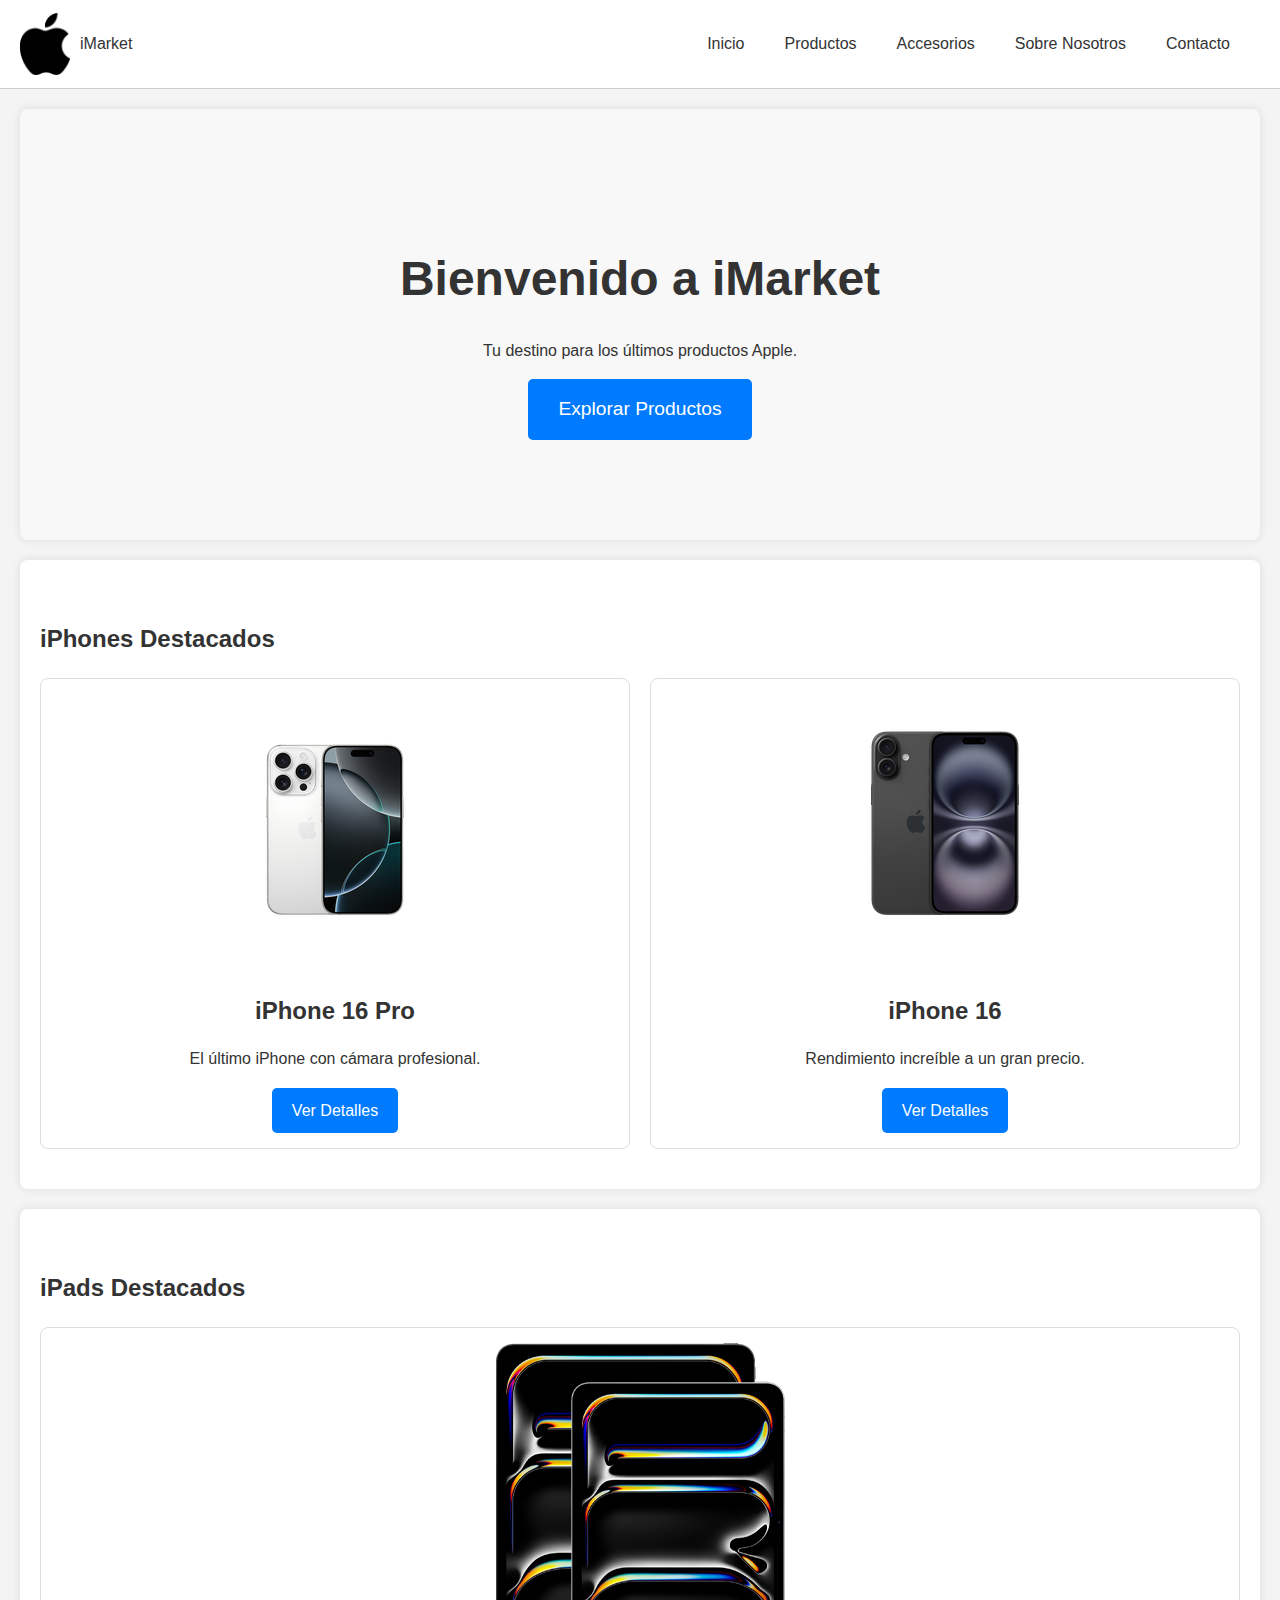
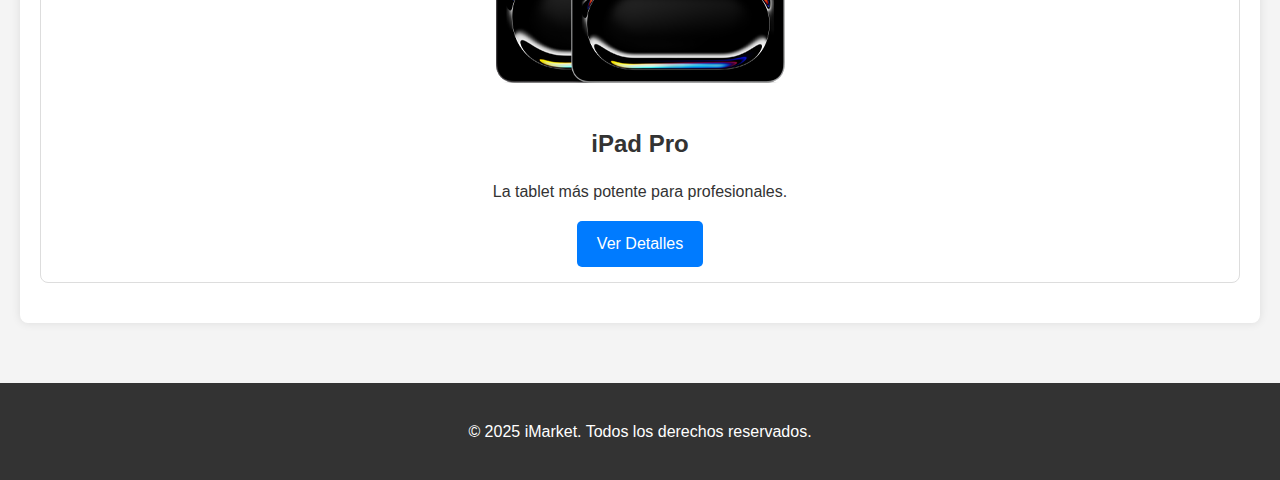
<file: index.html>
<!DOCTYPE html>
<html lang="es">

<head>
    <meta charset="UTF-8">
    <meta name="viewport" content="width=device-width, initial-scale=1.0">
    <title>iMarket</title>
    <link rel="stylesheet" href="./style/css/style.css">
</head>

<body>
    <!--Encabezado-->
    <header>
        <div class="header-container">
            <a href="#">
                <img width="50" src="./img/applelogo.png" alt="Apple logo">
                <span>iMarket</span>
            </a>

            <!--Menú de navegación-->
            <nav>
                <ul>
                    <li><a href="#">Inicio</a></li>
                    <li><a href="./pages/productos.html">Productos</a></li>
                    <li><a href="./pages/accesorios.html">Accesorios</a></li>
                    <li><a href="./pages/sobre-nosotros.html">Sobre Nosotros</a></li>
                    <li><a href="./pages/contacto.html">Contacto</a></li>
                </ul>
            </nav>
        </div>
    </header>

    <!--Contenido principal-->
    <main>
        <section id="hero">
            <h1>Bienvenido a iMarket</h1>
            <p class="tagline">Tu destino para los últimos productos Apple.</p>
            <a href="./pages/productos.html" class="button">Explorar Productos</a>
        </section>

        <section id="featured-iphones" class="featured-section">
            <h2>iPhones Destacados</h2>
            <div class="featured-grid">
                <div class="featured-card">
                    <img src="./img/iphone16pro.jpg" alt="iPhone 16 Pro">
                    <h3>iPhone 16 Pro</h3>
                    <p>El último iPhone con cámara profesional.</p>
                    <a href="./pages/productos.html#iphone16pro" class="button">Ver Detalles</a>
                </div>
                <div class="featured-card">
                    <img src="./img/iphone16.jpg" alt="iPhone 16">
                    <h3>iPhone 16</h3>
                    <p>Rendimiento increíble a un gran precio.</p>
                    <a href="./pages/productos.html#iphone16" class="button">Ver Detalles</a>
                </div>
            </div>
        </section>

        <section id="featured-ipads" class="featured-section">
            <h2>iPads Destacados</h2>
            <div class="featured-grid">
                <div class="featured-card">
                    <img src="./img/ipadpro.png" alt="iPad Pro">
                    <h3>iPad Pro</h3>
                    <p>La tablet más potente para profesionales.</p>
                    <a href="./pages/productos.html#ipadpro" class="button">Ver Detalles</a>
                </div>
            </div>
        </section>

    </main>

    <!--Pie de página-->
    <footer>
        <p>&copy; 2025 iMarket. Todos los derechos reservados.</p>
    </footer>
</body>

</html>
</file>
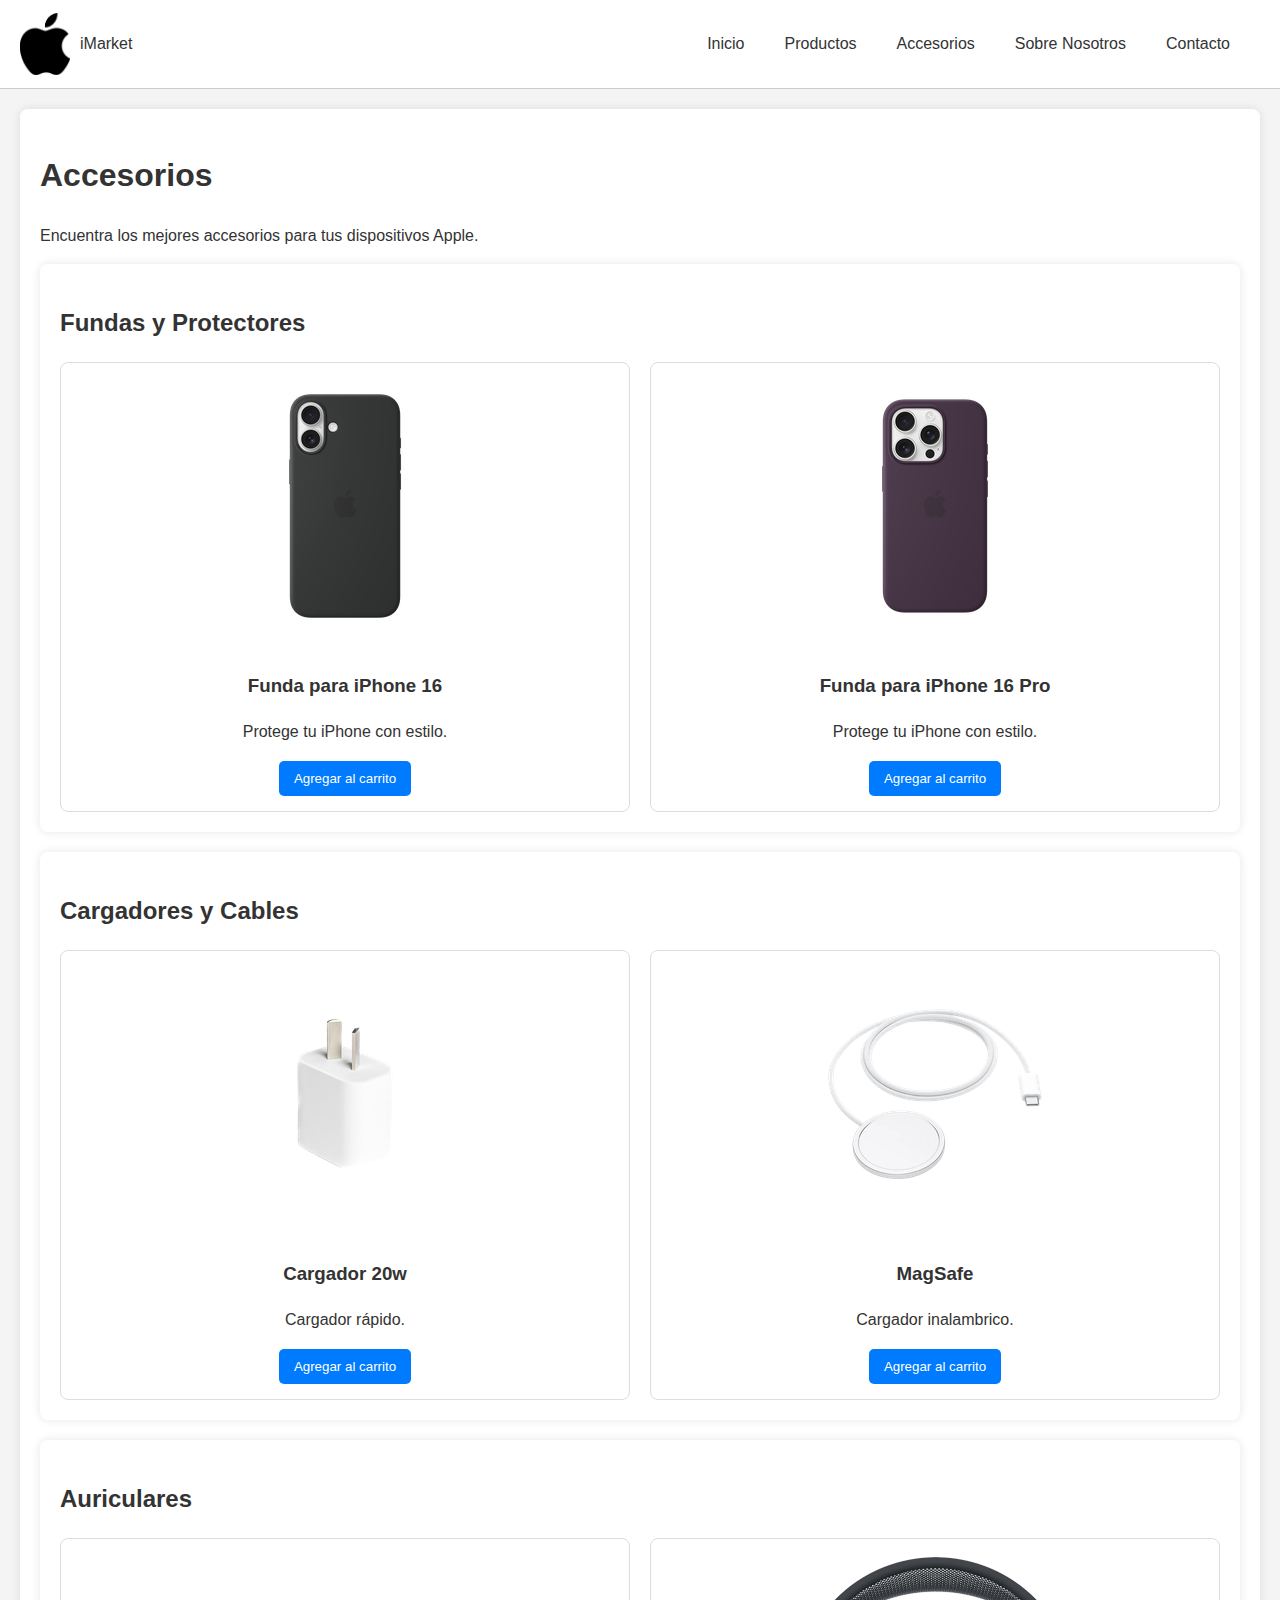
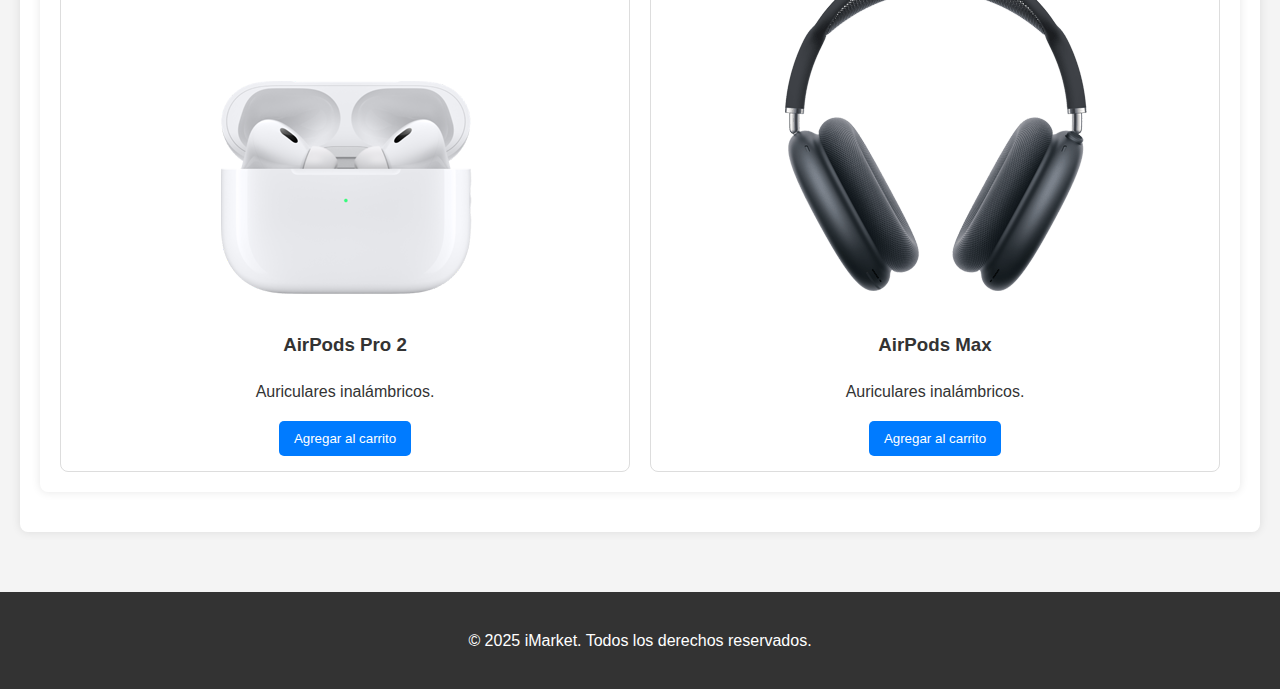
<file: pages/accesorios.html>
<!DOCTYPE html>
<html lang="es">

<head>
    <meta charset="UTF-8">
    <meta name="viewport" content="width=device-width, initial-scale=1.0">
    <title>Accesorios</title>
    <link rel="stylesheet" href="../style/css/style.css">
</head>

<body>
    <!--Encabezado-->
    <header>
        <div class="header-container">
            <a href="../index.html">
                <img width="50" src="../img/applelogo.png" alt="Apple logo">
                <span>iMarket</span>
            </a>
            
            <!--Menú de navegación-->
            <nav>
                <ul>
                    <li><a href="../index.html">Inicio</a></li>
                    <li><a href="./productos.html">Productos</a></li>
                    <li><a href="./accesorios.html">Accesorios</a></li>
                    <li><a href="./sobre-nosotros.html">Sobre Nosotros</a></li>
                    <li><a href="./contacto.html">Contacto</a></li>
                </ul>
            </nav>
        </div>
    </header>

    <!--Contenido principal-->
    <main>
        <section id="accesorios-page">
            <h1>Accesorios</h1>
            <p>Encuentra los mejores accesorios para tus dispositivos Apple.</p>

            <section id="cases" class="accessory-category">
                <h2>Fundas y Protectores</h2>
                <div class="product-grid">
                    <div class="product-card">
                        <img src="../img/funda-iphone16.png" alt="Funda para iPhone 16">
                        <h3>Funda para iPhone 16</h3>
                        <p>Protege tu iPhone con estilo.</p>
                        <button class="add-to-cart">Agregar al carrito</button>
                    </div>

                    <div class="product-card">
                        <img src="../img/funda-iphone16pro.png" alt="Funda para iPhone 16 Pro">
                        <h3>Funda para iPhone 16 Pro</h3>
                        <p>Protege tu iPhone con estilo.</p>
                        <button class="add-to-cart">Agregar al carrito</button>
                    </div>
                </div>
            </section>

            <section id="chargers" class="accessory-category">
                <h2>Cargadores y Cables</h2>
                <div class="product-grid">
                    <div class="product-card">
                        <img src="../img/cargador-20w.png" alt="Cargador">
                        <h3>Cargador 20w</h3>
                        <p>Cargador rápido.</p>
                        <button class="add-to-cart">Agregar al carrito</button>
                    </div>

                    <div class="product-card">
                        <img src="../img/magsafe.png" alt="Cargador">
                        <h3>MagSafe</h3>
                        <p>Cargador inalambrico.</p>
                        <button class="add-to-cart">Agregar al carrito</button>
                    </div>
                </div>
            </section>

            <section id="headphones" class="accessory-category">
                <h2>Auriculares</h2>
                <div class="product-grid">
                    <div class="product-card">
                        <img src="../img/airpodspro2.png" alt="AirPods">
                        <h3>AirPods Pro 2</h3>
                        <p>Auriculares inalámbricos.</p>
                        <button class="add-to-cart">Agregar al carrito</button>
                    </div>

                    <div class="product-card">
                        <img src="../img/airpodsmax.png" alt="AirPods Max">
                        <h3>AirPods Max</h3>
                        <p>Auriculares inalámbricos.</p>
                        <button class="add-to-cart">Agregar al carrito</button>
                    </div>
                </div>
            </section>

        </section>
    </main>

    <!--Pie de página-->
    <footer>
        <p>&copy; 2025 iMarket. Todos los derechos reservados.</p>
    </footer>
</body>

</html>
</file>
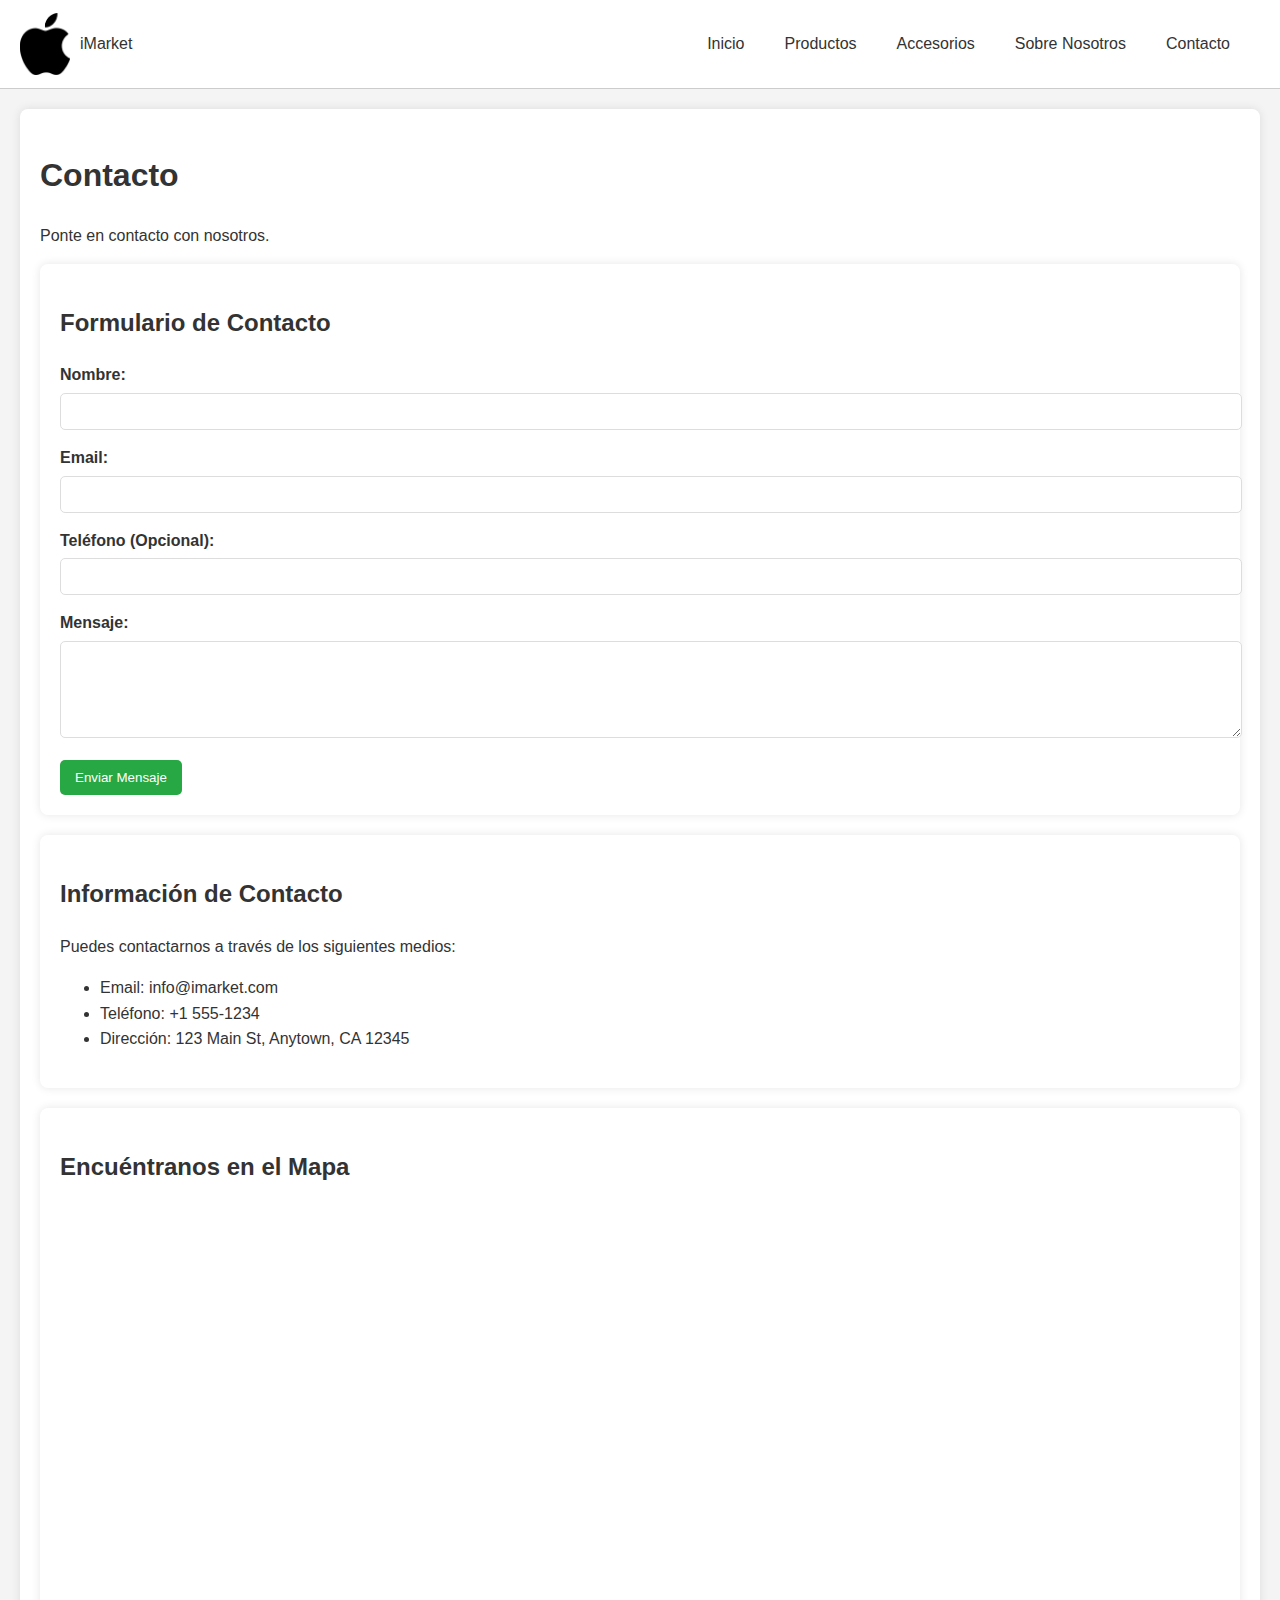
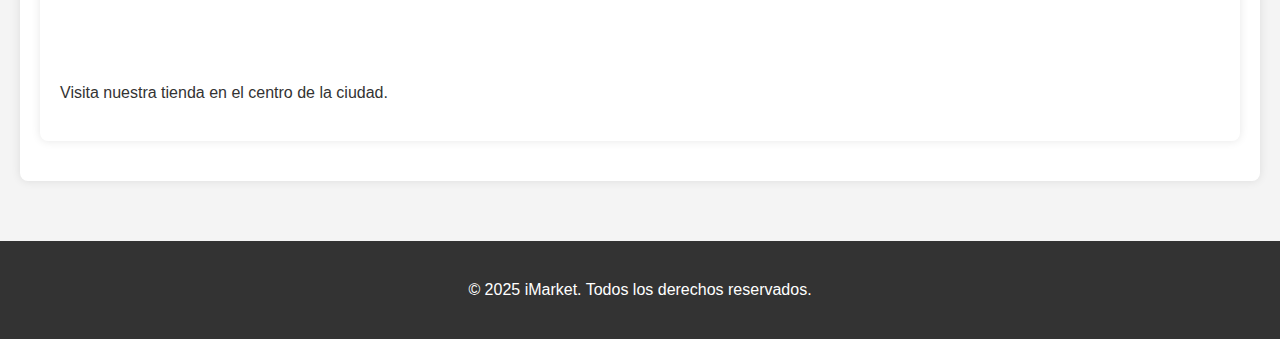
<file: pages/contacto.html>
<!DOCTYPE html>
<html lang="es">

<head>
    <meta charset="UTF-8">
    <meta name="viewport" content="width=device-width, initial-scale=1.0">
    <title>Contacto</title>
    <link rel="stylesheet" href="../style/css/style.css">
</head>

<body>
    <!--Encabezado-->
    <header>
        <div class="header-container">
            <a href="../index.html">
                <img width="50" src="../img/applelogo.png" alt="Apple logo">
                <span>iMarket</span>
            </a>

            <!--Menú de navegación-->
            <nav>
                <ul>
                    <li><a href="../index.html">Inicio</a></li>
                    <li><a href="./productos.html">Productos</a></li>
                    <li><a href="./accesorios.html">Accesorios</a></li>
                    <li><a href="./sobre-nosotros.html">Sobre Nosotros</a></li>
                    <li><a href="./contacto.html">Contacto</a></li>
                </ul>
            </nav>
        </div>
    </header>

    <!--Contenido principal-->
    <main>
        <section id="contacto-page">
            <h1>Contacto</h1>
            <p>Ponte en contacto con nosotros.</p>

            <section id="contact-form">
                <h2>Formulario de Contacto</h2>
                <form action="#" method="post">
                    <div class="form-group">
                        <label for="nombre">Nombre:</label>
                        <input type="text" id="nombre" name="nombre" required>
                    </div>
                    <div class="form-group">
                        <label for="email">Email:</label>
                        <input type="email" id="email" name="email" required>
                    </div>
                    <div class="form-group">
                        <label for="telefono">Teléfono (Opcional):</label>
                        <input type="tel" id="telefono" name="telefono">
                    </div>
                    <div class="form-group">
                        <label for="mensaje">Mensaje:</label>
                        <textarea id="mensaje" name="mensaje" rows="5" required></textarea>
                    </div>
                    <button type="submit">Enviar Mensaje</button>
                </form>
            </section>

            <section id="contact-info">
                <h2>Información de Contacto</h2>
                <p>Puedes contactarnos a través de los siguientes medios:</p>
                <ul>
                    <li>Email: info@imarket.com</li>
                    <li>Teléfono: +1 555-1234</li>
                    <li>Dirección: 123 Main St, Anytown, CA 12345</li>
                </ul>
            </section>

            <section id="contact-map">
                <h2>Encuéntranos en el Mapa</h2>
                <iframe
                    src="https://www.google.com/maps/embed?pb=!1m18!1m12!1m3!1d3282.7559763564886!2d-58.367336587626404!3d-34.635606459072!2m3!1f0!2f0!3f0!3m2!1i1024!2i768!4f13.1!3m3!1m2!1s0x95a334b6925e5473%3A0x1ca5b2748858b40d!2sEstadio%20Alberto%20J.%20Armando!5e0!3m2!1ses!2sar!4v1745348064986!5m2!1ses!2sar"
                    width="600" height="450" style="border:0;" allowfullscreen="" loading="lazy"
                    referrerpolicy="no-referrer-when-downgrade"></iframe>
                <p>Visita nuestra tienda en el centro de la ciudad.</p>
            </section>

        </section>
    </main>

    <!--Pie de página-->
    <footer>
        <p>&copy; 2025 iMarket. Todos los derechos reservados.</p>
    </footer>
</body>

</html>
</file>
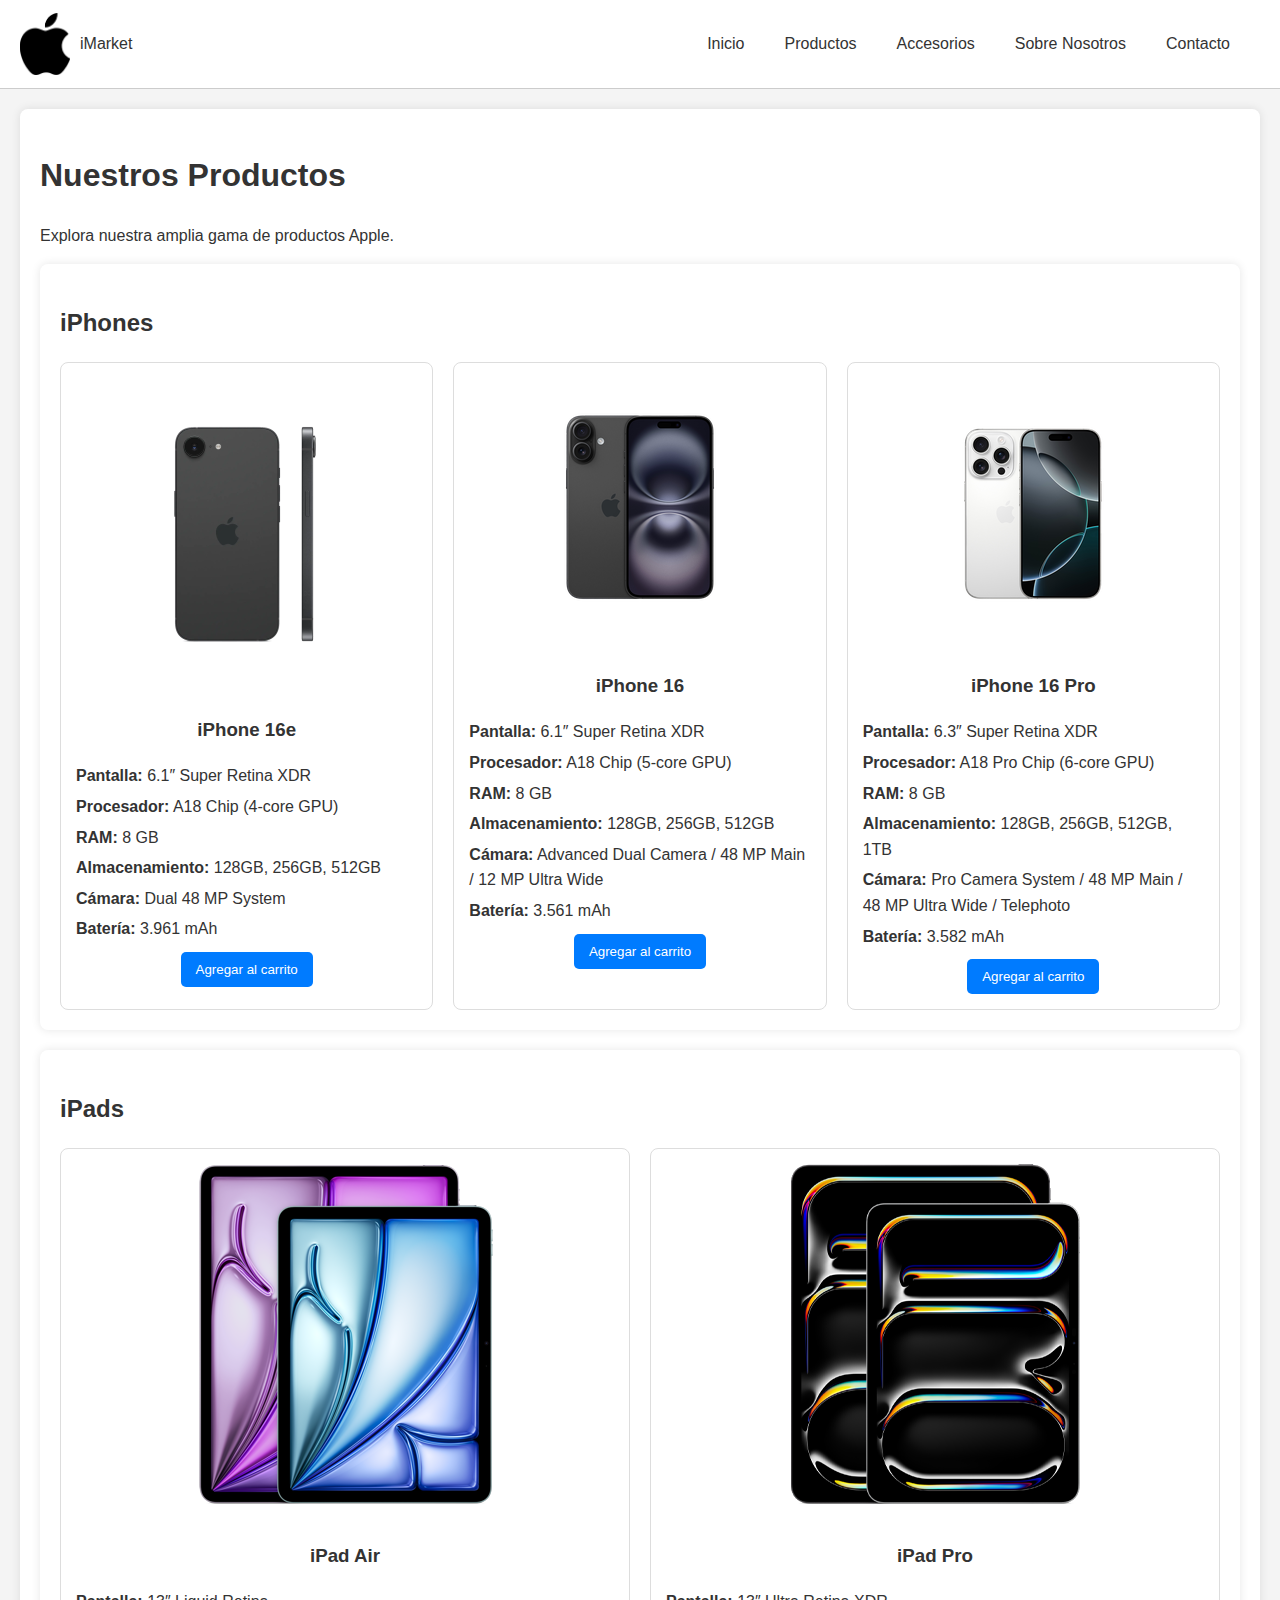
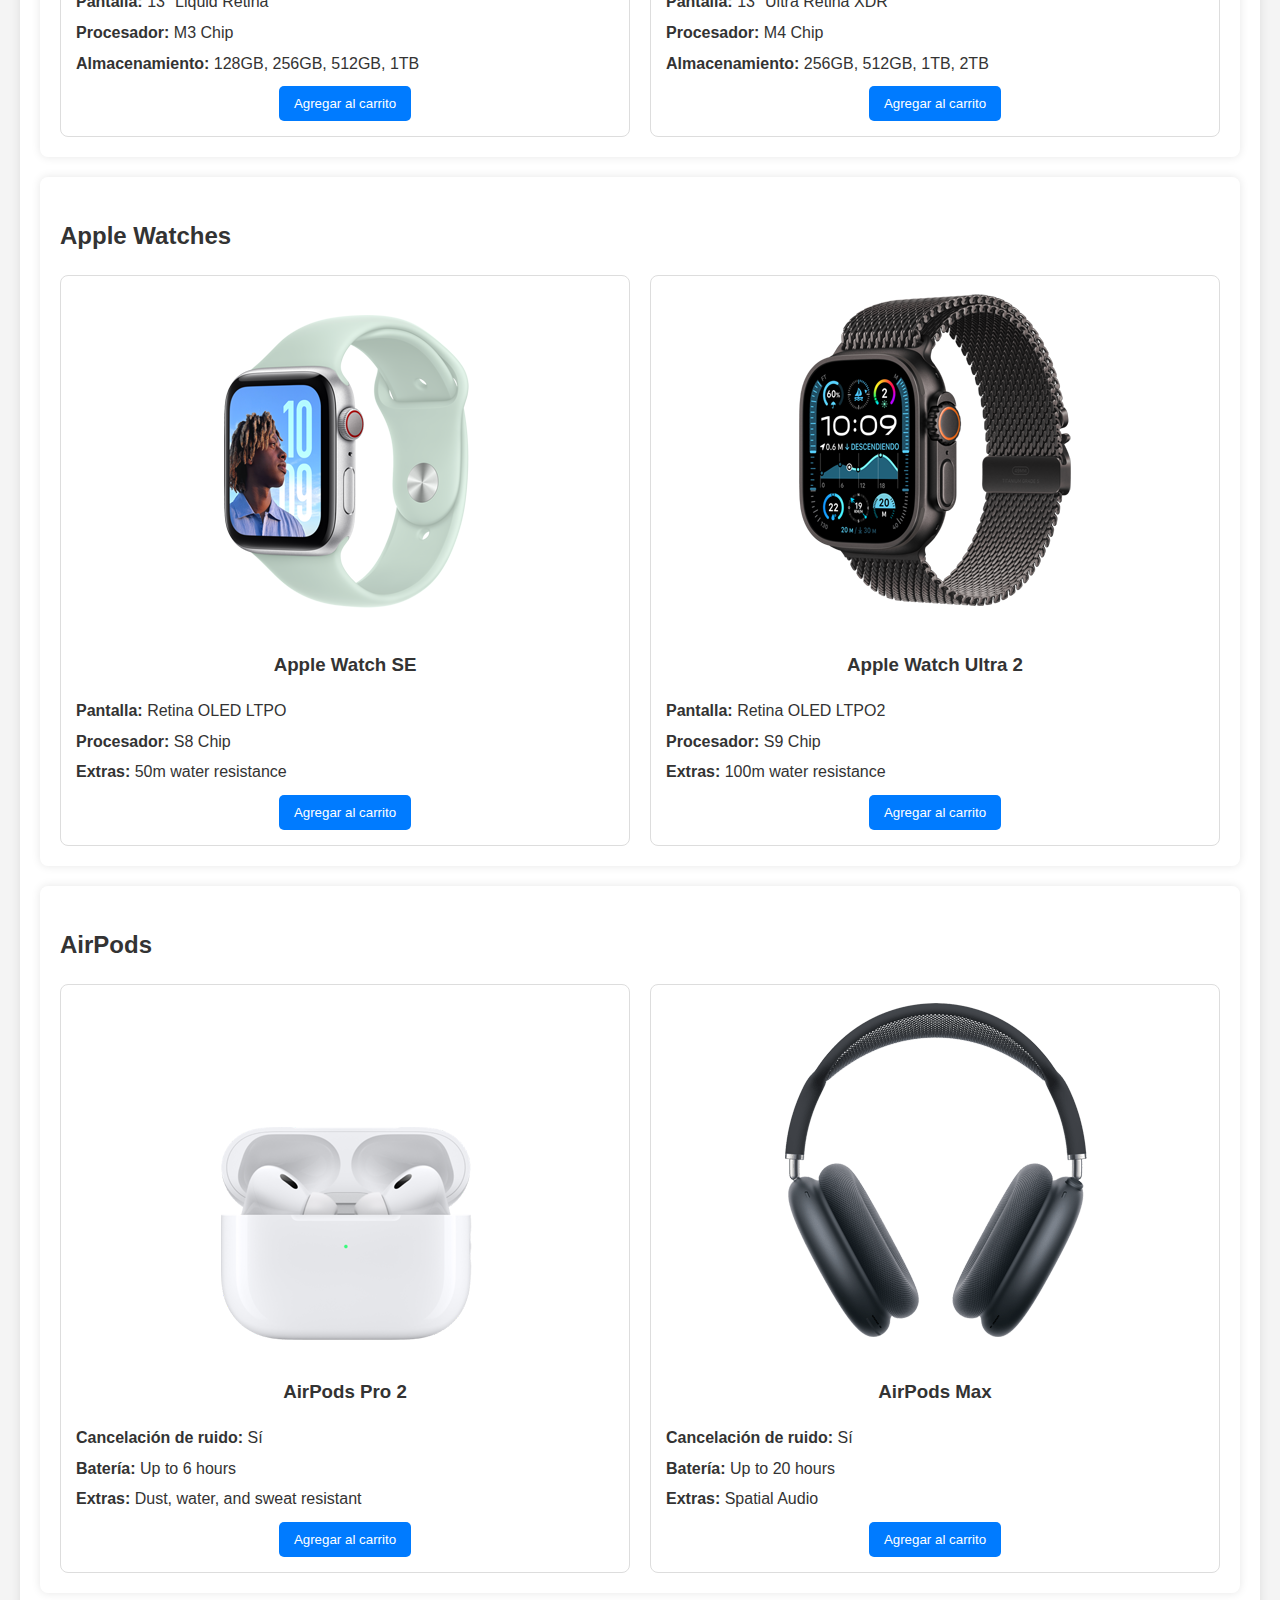
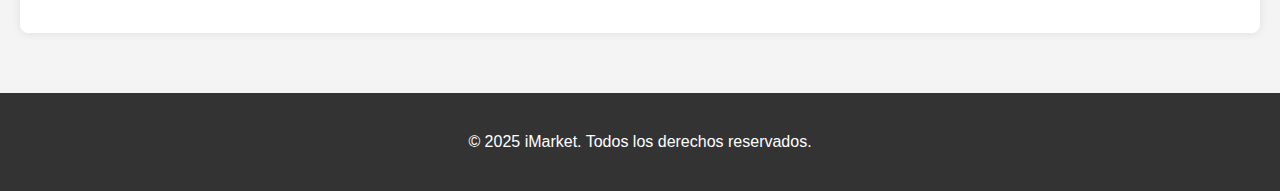
<file: pages/productos.html>
<!DOCTYPE html>
<html lang="es">

<head>
    <meta charset="UTF-8">
    <meta name="viewport" content="width=device-width, initial-scale=1.0">
    <title>Productos</title>
    <link rel="stylesheet" href="../style/css/style.css">
</head>

<body>
    <!--Encabezado-->
    <header>
        <div class="header-container">
            <a href="../index.html">
                <img width="50" src="../img/applelogo.png" alt="Apple logo">
                <span>iMarket</span>
            </a>
            <!--Menú de navegación-->
            <nav>
                <ul>
                    <li><a href="../index.html">Inicio</a></li>
                    <li><a href="./productos.html">Productos</a></li>
                    <li><a href="./accesorios.html">Accesorios</a></li>
                    <li><a href="./sobre-nosotros.html">Sobre Nosotros</a></li>
                    <li><a href="./contacto.html">Contacto</a></li>
                </ul>
            </nav>
        </div>
    </header>

    <!--Contenido principal-->
    <main>
        <section id="productos-page">
            <h1>Nuestros Productos</h1>
            <p>Explora nuestra amplia gama de productos Apple.</p>

            <section id="iphones" class="product-category">
                <h2>iPhones</h2>
                <div class="product-grid">
                    <div class="product-card">
                        <img src="../img/iphone16e.jpg" alt="iPhone 16e">
                        <h3>iPhone 16e</h3>
                        <div class="product-details">
                            <p><strong>Pantalla:</strong> 6.1″ Super Retina XDR</p>
                            <p><strong>Procesador:</strong> A18 Chip (4-core GPU)</p>
                            <p><strong>RAM:</strong> 8 GB</p>
                            <p><strong>Almacenamiento:</strong> 128GB, 256GB, 512GB</p>
                            <p><strong>Cámara:</strong> Dual 48 MP System</p>
                            <p><strong>Batería:</strong> 3.961 mAh</p>
                        </div>
                        <button class="add-to-cart">Agregar al carrito</button>
                    </div>

                    <div class="product-card">
                        <img src="../img/iphone16.jpg" alt="iPhone 16">
                        <h3>iPhone 16</h3>
                        <div class="product-details">
                            <p><strong>Pantalla:</strong> 6.1″ Super Retina XDR</p>
                            <p><strong>Procesador:</strong> A18 Chip (5-core GPU)</p>
                            <p><strong>RAM:</strong> 8 GB</p>
                            <p><strong>Almacenamiento:</strong> 128GB, 256GB, 512GB</p>
                            <p><strong>Cámara:</strong> Advanced Dual Camera / 48 MP Main / 12 MP Ultra Wide</p>
                            <p><strong>Batería:</strong> 3.561 mAh</p>
                        </div>
                        <button class="add-to-cart">Agregar al carrito</button>
                    </div>

                    <div class="product-card">
                        <img src="../img/iphone16pro.jpg" alt="iPhone 16 Pro">
                        <h3>iPhone 16 Pro</h3>
                        <div class="product-details">
                            <p><strong>Pantalla:</strong> 6.3″ Super Retina XDR</p>
                            <p><strong>Procesador:</strong> A18 Pro Chip (6-core GPU)</p>
                            <p><strong>RAM:</strong> 8 GB</p>
                            <p><strong>Almacenamiento:</strong> 128GB, 256GB, 512GB, 1TB</p>
                            <p><strong>Cámara:</strong> Pro Camera System / 48 MP Main / 48 MP Ultra Wide / Telephoto
                            </p>
                            <p><strong>Batería:</strong> 3.582 mAh</p>
                        </div>
                        <button class="add-to-cart">Agregar al carrito</button>
                    </div>
                </div>
            </section>

            <section id="ipads" class="product-category">
                <h2>iPads</h2>
                <div class="product-grid">
                    <div class="product-card">
                        <img src="../img/ipadair.png" alt="iPad Air">
                        <h3>iPad Air</h3>
                        <div class="product-details">
                            <p><strong>Pantalla:</strong> 13″ Liquid Retina</p>
                            <p><strong>Procesador:</strong> M3 Chip</p>
                            <p><strong>Almacenamiento:</strong> 128GB, 256GB, 512GB, 1TB</p>
                        </div>
                        <button class="add-to-cart">Agregar al carrito</button>
                    </div>

                    <div class="product-card">
                        <img src="../img/ipadpro.png" alt="iPad Pro">
                        <h3>iPad Pro</h3>
                        <div class="product-details">
                            <p><strong>Pantalla:</strong> 13″ Ultra Retina XDR</p>
                            <p><strong>Procesador:</strong> M4 Chip</p>
                            <p><strong>Almacenamiento:</strong> 256GB, 512GB, 1TB, 2TB</p>
                        </div>
                        <button class="add-to-cart">Agregar al carrito</button>
                    </div>
                </div>
            </section>

            <section id="watches" class="product-category">
                <h2>Apple Watches</h2>
                <div class="product-grid">
                    <div class="product-card">
                        <img src="../img/watchse.png" alt="Apple Watch SE">
                        <h3>Apple Watch SE</h3>
                        <div class="product-details">
                            <p><strong>Pantalla:</strong> Retina OLED LTPO</p>
                            <p><strong>Procesador:</strong> S8 Chip</p>
                            <p><strong>Extras:</strong> 50m water resistance</p>
                        </div>
                        <button class="add-to-cart">Agregar al carrito</button>
                    </div>

                    <div class="product-card">
                        <img src="../img/watchultra2.png" alt="Apple Watch Ultra 2">
                        <h3>Apple Watch Ultra 2</h3>
                        <div class="product-details">
                            <p><strong>Pantalla:</strong> Retina OLED LTPO2</p>
                            <p><strong>Procesador:</strong> S9 Chip</p>
                            <p><strong>Extras:</strong> 100m water resistance</p>
                        </div>
                        <button class="add-to-cart">Agregar al carrito</button>
                    </div>
                </div>
            </section>

            <section id="airpods" class="product-category">
                <h2>AirPods</h2>
                <div class="product-grid">

                    <div class="product-card">
                        <img src="../img/airpodspro2.png" alt="AirPods Pro 2">
                        <h3>AirPods Pro 2</h3>
                        <div class="product-details">
                            <p><strong>Cancelación de ruido:</strong> Sí</p>
                            <p><strong>Batería:</strong> Up to 6 hours</p>
                            <p><strong>Extras:</strong> Dust, water, and sweat resistant</p>
                        </div>
                        <button class="add-to-cart">Agregar al carrito</button>
                    </div>

                    <div class="product-card">
                        <img src="../img/airpodsmax.png" alt="AirPods Max">
                        <h3>AirPods Max</h3>
                        <div class="product-details">
                            <p><strong>Cancelación de ruido:</strong> Sí</p>
                            <p><strong>Batería:</strong> Up to 20 hours</p>
                            <p><strong>Extras:</strong> Spatial Audio</p>
                        </div>
                        <button class="add-to-cart">Agregar al carrito</button>
                    </div>


                </div>
            </section>

        </section>
    </main>

    <!--Pie de página-->
    <footer>
        <p>&copy; 2025 iMarket. Todos los derechos reservados.</p>
    </footer>
</body>

</html>
</file>
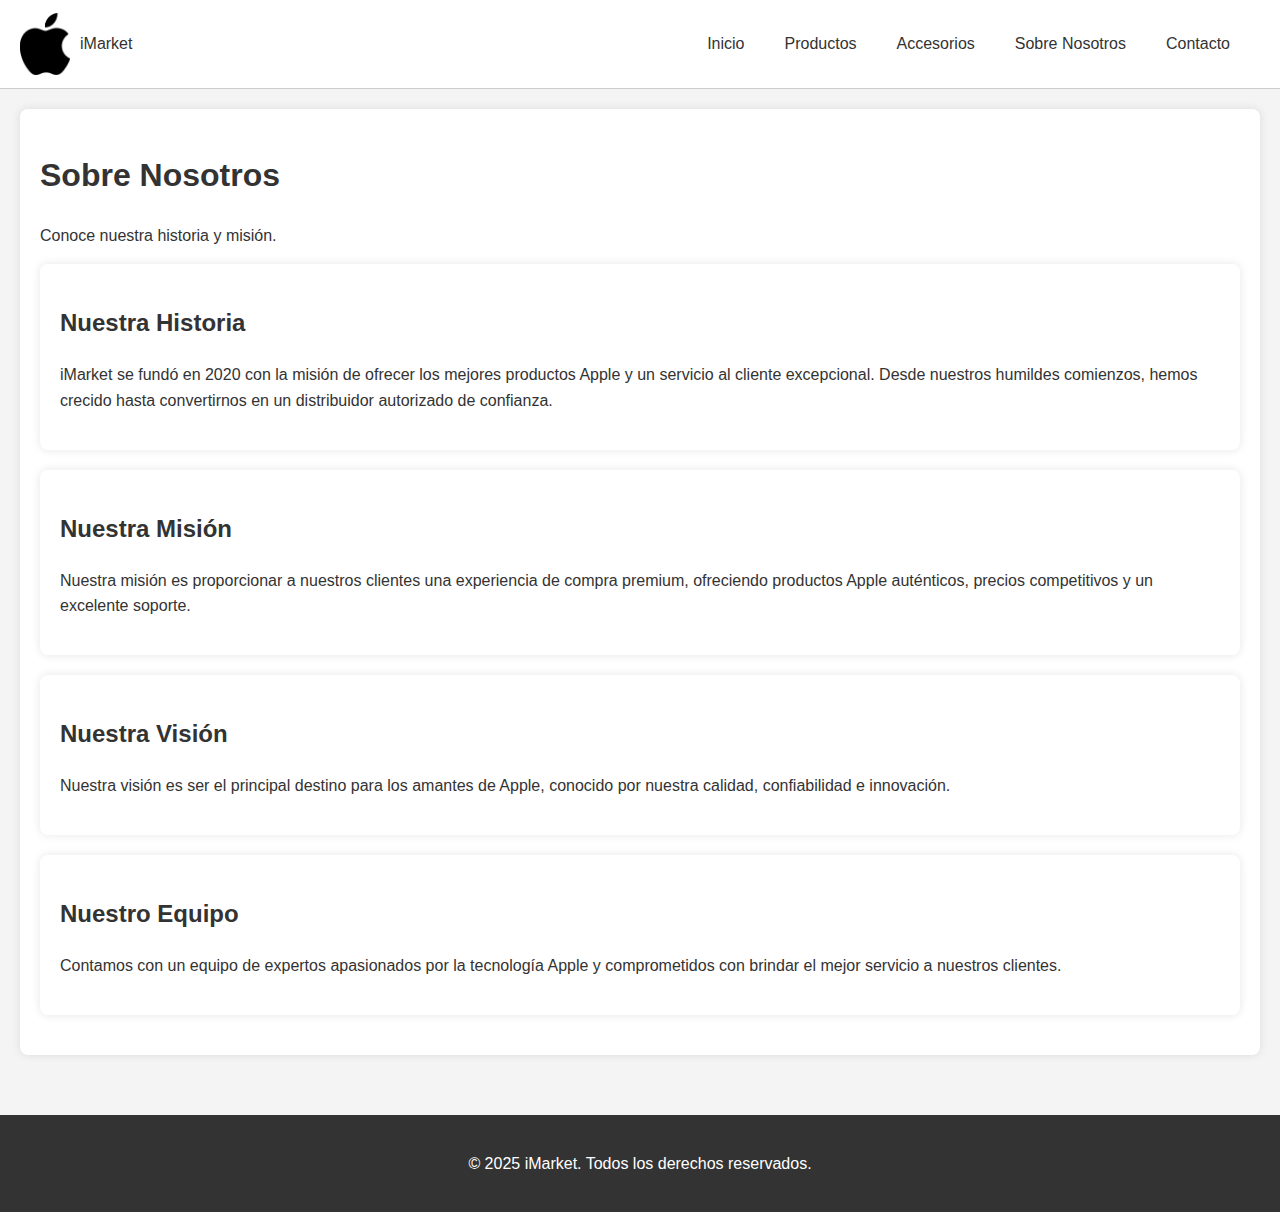
<file: pages/sobre-nosotros.html>
<!DOCTYPE html>
<html lang="es">

<head>
    <meta charset="UTF-8">
    <meta name="viewport" content="width=device-width, initial-scale=1.0">
    <title>Sobre Nosotros</title>
    <link rel="stylesheet" href="../style/css/style.css">
</head>

<body>
    <!--Encabezado-->
    <header>
        <div class="header-container">
            <a href="../index.html">
                <img width="50" src="../img/applelogo.png" alt="Apple logo">
                <span>iMarket</span>
            </a>

            <!--Menú de navegación-->
            <nav>
                <ul>
                    <li><a href="../index.html">Inicio</a></li>
                    <li><a href="./productos.html">Productos</a></li>
                    <li><a href="./accesorios.html">Accesorios</a></li>
                    <li><a href="./sobre-nosotros.html">Sobre Nosotros</a></li>
                    <li><a href="./contacto.html">Contacto</a></li>
                </ul>
            </nav>
        </div>
    </header>

    <!--Contenido principal-->
    <main>
        <section id="sobre-nosotros-page">
            <h1>Sobre Nosotros</h1>
            <p>Conoce nuestra historia y misión.</p>

            <section id="historia">
                <h2>Nuestra Historia</h2>
                <p>
                    iMarket se fundó en 2020 con la misión de ofrecer los mejores productos Apple y un servicio al
                    cliente
                    excepcional. Desde nuestros humildes comienzos, hemos crecido hasta convertirnos en un distribuidor
                    autorizado de confianza.
                </p>
            </section>

            <section id="mision">
                <h2>Nuestra Misión</h2>
                <p>
                    Nuestra misión es proporcionar a nuestros clientes una experiencia de compra premium, ofreciendo
                    productos
                    Apple auténticos, precios competitivos y un excelente soporte.
                </p>
            </section>

            <section id="vision">
                <h2>Nuestra Visión</h2>
                <p>
                    Nuestra visión es ser el principal destino para los amantes de Apple, conocido por nuestra calidad,
                    confiabilidad e innovación.
                </p>
            </section>

            <section id="equipo">
                <h2>Nuestro Equipo</h2>
                <p>
                    Contamos con un equipo de expertos apasionados por la tecnología Apple y comprometidos con brindar
                    el
                    mejor servicio a nuestros clientes.
                </p>
            </section>

        </section>
    </main>

    <!--Pie de página-->
    <footer>
        <p>&copy; 2025 iMarket. Todos los derechos reservados.</p>
    </footer>
</body>

</html>
</file>
<file: style/css/style.css>
/* General */
body {
    font-family: Arial, sans-serif;
    margin: 0;
    padding: 0;
    line-height: 1.6;
    background-color: #f4f4f4;
    color: #333;
}

.container {
    max-width: 1200px;
    margin: 0 auto;
    padding: 20px;
}

/* Encabezado */
header {
    background-color: #fff;
    border-bottom: 1px solid #ccc;
}

.header-container {
    display: flex;
    justify-content: space-between;
    align-items: center;
    padding: 10px 20px;
}

header a {
    display: flex;
    align-items: center;
    color: #333;
    text-decoration: none;
}

header img {
    margin-right: 10px;
}

nav ul {
    list-style: none;
    display: flex;
}

nav ul li {
    margin-right: 20px;
}

nav a {
    color: #333;
    text-decoration: none;
    padding: 5px 10px;
    border-radius: 5px;
    transition: background-color 0.3s ease;
}

nav a:hover {
    background-color: #eee;
}

/* Contenido principal */
main {
    padding: 20px;
}

section {
    margin-bottom: 20px;
    background-color: #fff;
    padding: 20px;
    border-radius: 8px;
    box-shadow: 0 0 10px rgba(0, 0, 0, 0.1);
}

/* Grid para productos */
.product-grid {
    display: grid;
    grid-template-columns: repeat(auto-fit, minmax(250px, 1fr));
    gap: 20px;
}

.product-card {
    border: 1px solid #ddd;
    padding: 15px;
    border-radius: 8px;
    text-align: center;
}

.product-card img {
    max-width: 100%;
    height: auto;
    margin-bottom: 10px;
}

.product-details {
    text-align: left;
    margin-bottom: 10px;
}

.product-details p {
    margin: 5px 0;
}

.add-to-cart {
    background-color: #007bff;
    color: #fff;
    border: none;
    padding: 10px 15px;
    border-radius: 5px;
    cursor: pointer;
    transition: background-color 0.3s ease;
}

.add-to-cart:hover {
    background-color: #0056b3;
}

/* Formularios */
.form-group {
    margin-bottom: 15px;
}

.form-group label {
    display: block;
    margin-bottom: 5px;
    font-weight: bold;
}

.form-group input,
.form-group textarea {
    width: 100%;
    padding: 10px;
    border: 1px solid #ddd;
    border-radius: 5px;
}

.form-group textarea {
    resize: vertical;
}

button[type="submit"] {
    background-color: #28a745;
    color: #fff;
    border: none;
    padding: 10px 15px;
    border-radius: 5px;
    cursor: pointer;
    transition: background-color 0.3s ease;
}

button[type="submit"]:hover {
    background-color: #1e7e34;
}

/* Pie de pagina */
footer {
    text-align: center;
    padding: 20px;
    background-color: #333;
    color: #fff;
    margin-top: 20px;
}

/* Hero Section */
#hero {
    text-align: center;
    padding: 100px 20px;
    background-color: #f8f8f8;
}

#hero h1 {
    font-size: 3em;
    margin-bottom: 20px;
}

#hero .button {
    display: inline-block;
    padding: 15px 30px;
    background-color: #007bff;
    color: #fff;
    text-decoration: none;
    border-radius: 5px;
    font-size: 1.2em;
    transition: background-color 0.3s ease;
}

#hero .button:hover {
    background-color: #0056b3;
}

/* Featured */
.featured-section {
    padding: 40px 20px;
    background-color: #fff;
    margin-bottom: 20px;
    border-radius: 8px;
    box-shadow: 0 0 10px rgba(0, 0, 0, 0.1);
}

.featured-grid {
    display: grid;
    grid-template-columns: repeat(auto-fit, minmax(300px, 1fr));
    gap: 20px;
}

.featured-card {
    text-align: center;
    border: 1px solid #ddd;
    padding: 15px;
    border-radius: 8px;
}

.featured-card img {
    max-width: 100%;
    height: auto;
    margin-bottom: 10px;
}

.featured-card h3 {
    font-size: 1.5em;
    margin-bottom: 10px;
}

.featured-card .button {
    display: inline-block;
    padding: 10px 20px;
    background-color: #007bff;
    color: #fff;
    text-decoration: none;
    border-radius: 5px;
    transition: background-color 0.3s ease;
}

.featured-card .button:hover {
    background-color: #0056b3;
}

/* Responsive */
@media (max-width: 768px) {
    .header-container {
        flex-direction: column;
        text-align: center;
    }

    nav ul {
        flex-direction: column;
        text-align: center;
    }

    nav ul li {
        margin: 5px 0;
    }

    #hero h1 {
        font-size: 2em;
    }
}
</file>
